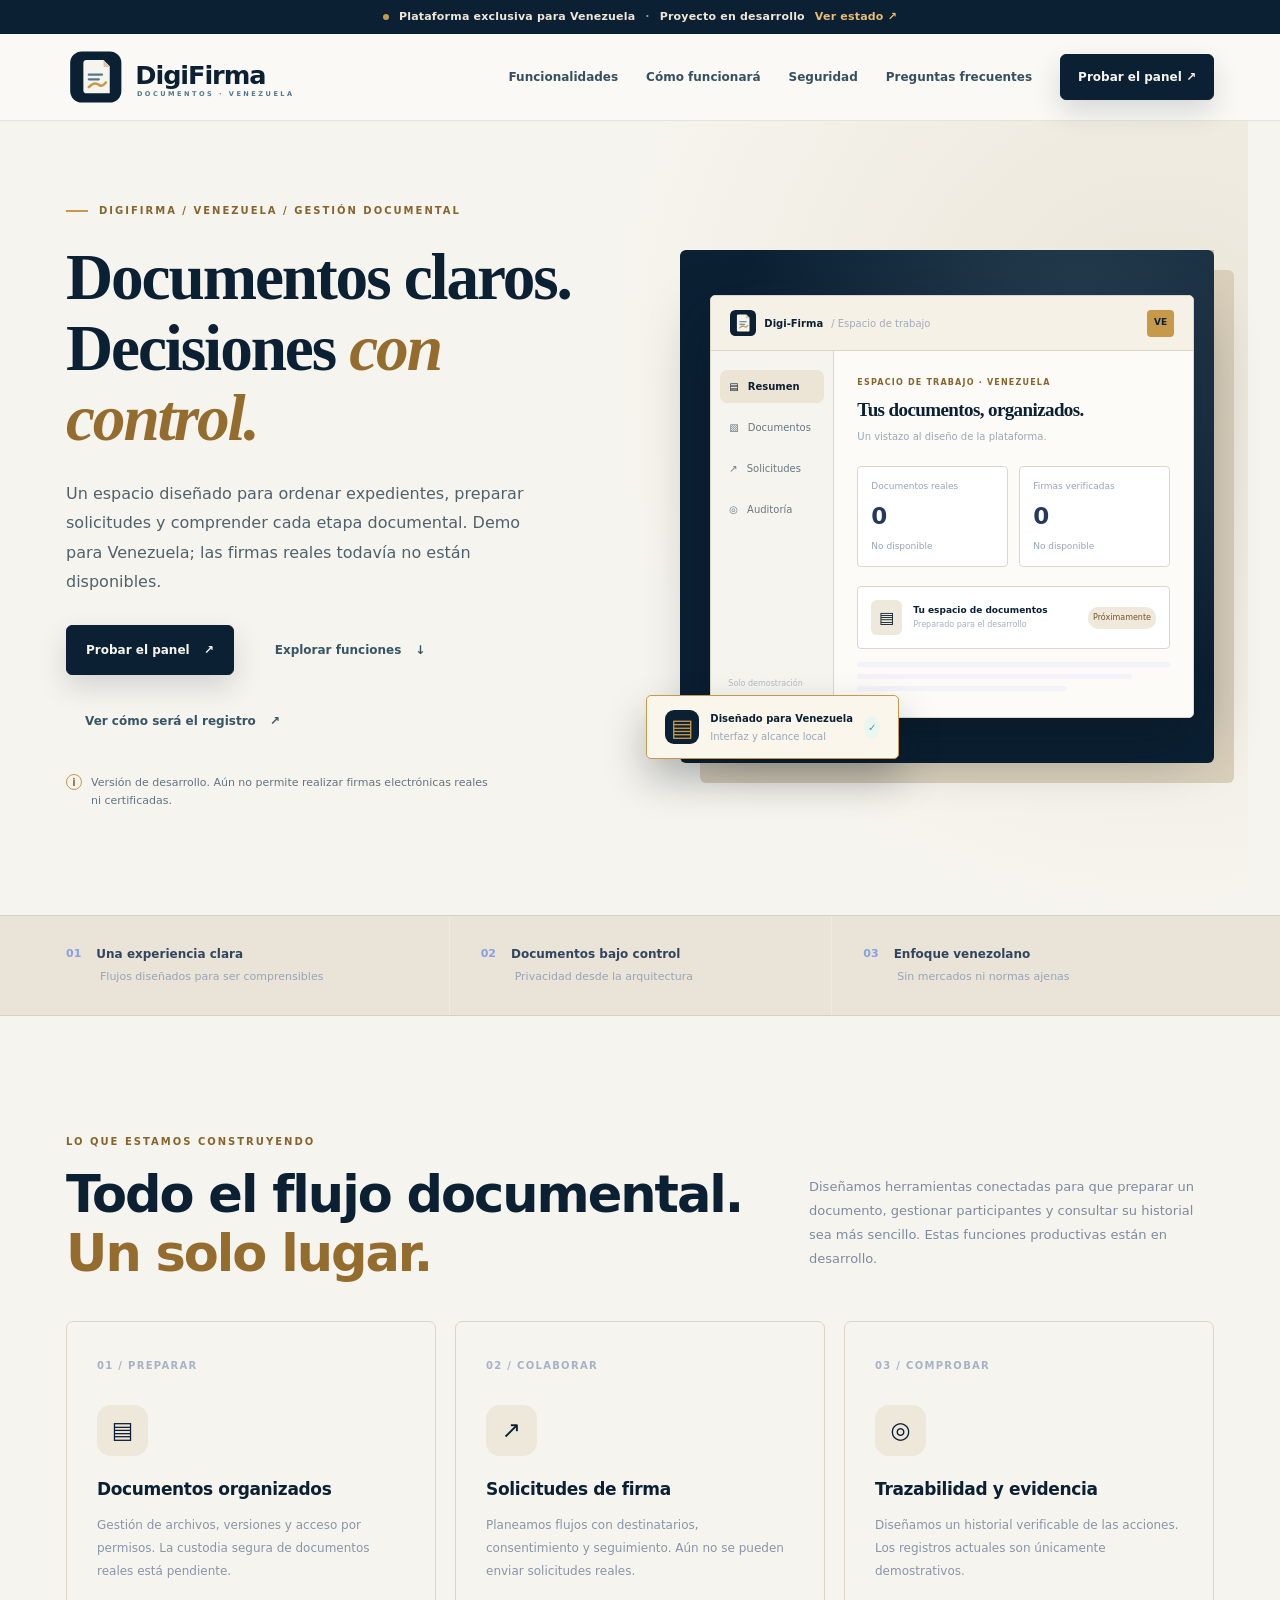
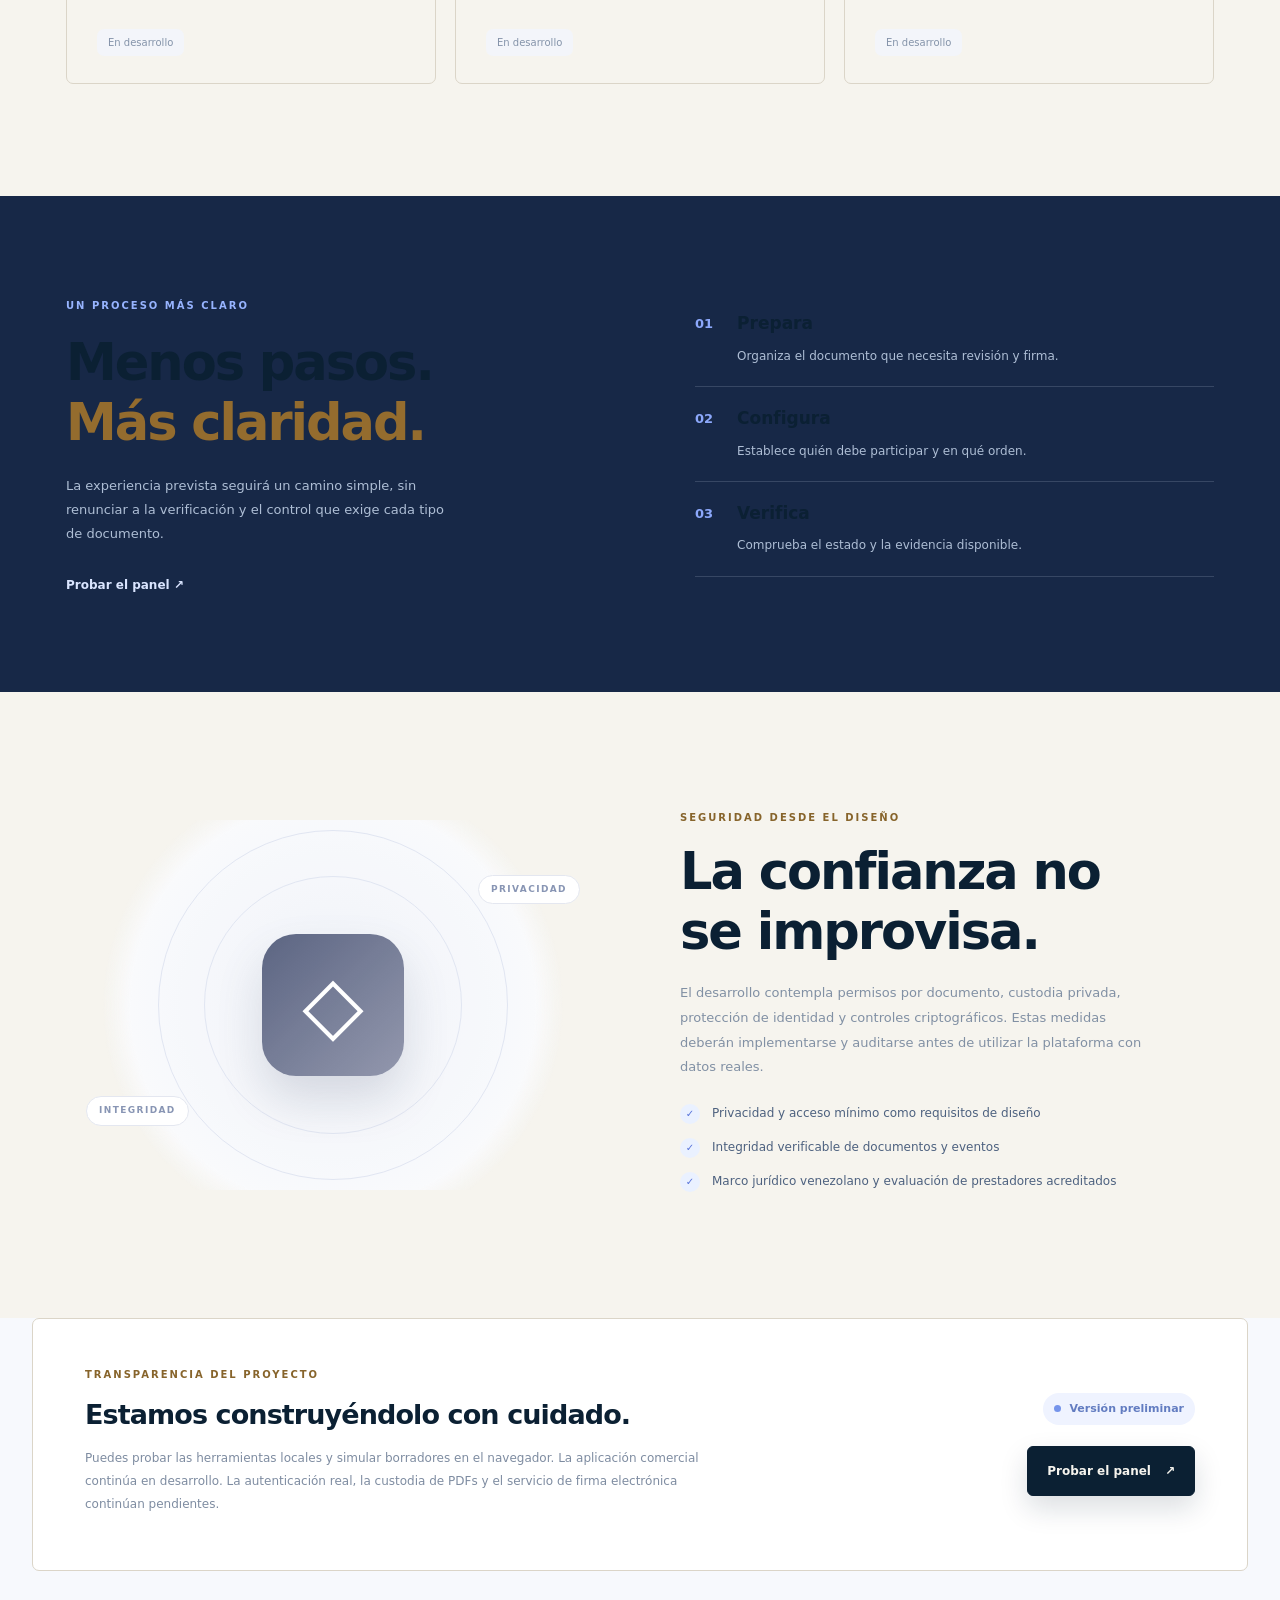
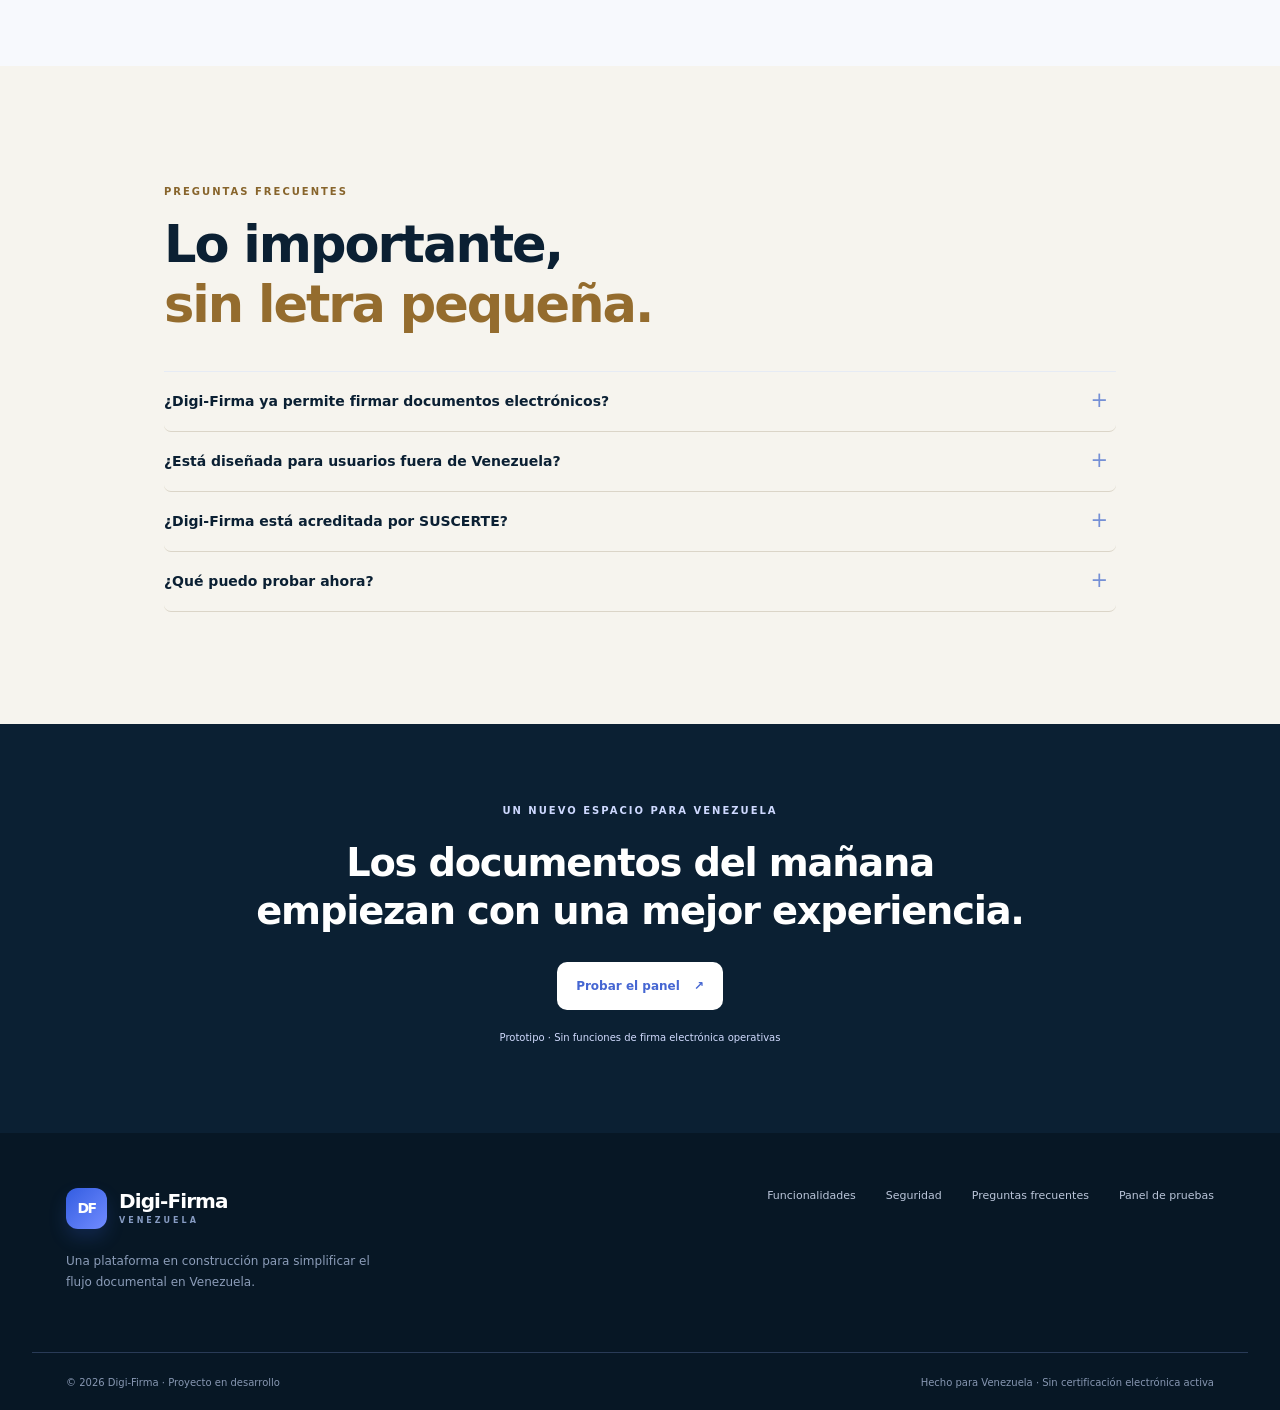
<file: index.html>
<!doctype html>
<html lang="es-VE">
<head>
  <meta charset="utf-8">
  <meta name="viewport" content="width=device-width, initial-scale=1">
  <meta name="theme-color" content="#0B2033">
  <meta name="description" content="Digi-Firma Venezuela: plataforma de gestión documental y firma electrónica en desarrollo para el mercado venezolano. Conoce el proyecto y explora la demostración local.">
  <meta name="robots" content="index,follow">
  <meta http-equiv="Content-Security-Policy" content="default-src 'self'; script-src 'self'; style-src 'self'; img-src 'self' data:; object-src 'none'; base-uri 'none'; form-action 'none'">
  <title>Digi-Firma Venezuela · Documentos con claridad, seguridad y control</title>
  <link rel="icon" type="image/svg+xml" href="./assets/brand/digifirma-mark.svg">
  <link rel="stylesheet" href="./assets/site.css">
  <script type="module" src="./assets/site.js"></script>
</head>
<body>
<a href="#principal" class="skip-link">Saltar al contenido</a>
<div class="announcement" role="note"><span class="announcement-dot"></span> Plataforma exclusiva para Venezuela <span class="announcement-divider">·</span> Proyecto en desarrollo <a href="#estado">Ver estado <span aria-hidden="true">↗</span></a></div>
<header class="header">
  <div class="wrap nav">
    <a href="./" class="brand" aria-label="DigiFirma Venezuela, inicio"><img class="brand-lockup" src="./assets/brand/digifirma-logo.svg" width="255" height="62" alt="DigiFirma · Documentos Venezuela"></a>
    <button class="nav-toggle" id="nav-toggle" type="button" aria-expanded="false" aria-controls="site-nav" aria-label="Abrir menú"><span></span><span></span><span></span></button>
    <nav id="site-nav" class="nav-links" aria-label="Navegación principal">
      <a href="#funciones">Funcionalidades</a>
      <a href="#proceso">Cómo funcionará</a>
      <a href="#seguridad">Seguridad</a>
      <a href="#preguntas">Preguntas frecuentes</a>
      <a href="./app/" class="nav-cta">Probar el panel <span aria-hidden="true">↗</span></a>
    </nav>
  </div>
</header>
<main id="principal">
  <section class="hero wrap" aria-labelledby="hero-title">
    <div class="hero-copy">
      <span class="eyebrow"><span class="eyebrow-line"></span> DIGIFIRMA / VENEZUELA / GESTIÓN DOCUMENTAL</span>
      <h1 id="hero-title">Documentos claros.<br> Decisiones <em>con control.</em></h1>
      <p>Un espacio diseñado para ordenar expedientes, preparar solicitudes y comprender cada etapa documental. Demo para Venezuela; las firmas reales todavía no están disponibles.</p>
      <div class="hero-actions"><a class="button button-primary" href="./app/">Probar el panel <span aria-hidden="true">↗</span></a><a class="button button-plain" href="#funciones">Explorar funciones <span aria-hidden="true">↓</span></a><a class="button button-plain" href="./registro/">Ver cómo será el registro <span aria-hidden="true">↗</span></a></div>
      <div class="hero-note"><span class="hero-note-icon" aria-hidden="true">i</span><span>Versión de desarrollo. Aún no permite realizar firmas electrónicas reales ni certificadas.</span></div>
    </div>
    <div class="hero-visual" aria-label="Vista ilustrativa de la interfaz de gestión documental. No representa datos ni documentos reales.">
      <div class="hero-glow"></div>
      <div class="preview-window">
        <div class="preview-head"><div class="preview-brand"><img class="preview-logo brand-mini" src="./assets/brand/digifirma-mark.svg" width="26" height="26" alt=""><b>Digi-Firma</b><span> / Espacio de trabajo</span></div><div class="preview-profile">VE</div></div>
        <div class="preview-body"><div class="preview-aside"><span class="preview-nav active">▤ <span>Resumen</span></span><span class="preview-nav">▧ <span>Documentos</span></span><span class="preview-nav">↗ <span>Solicitudes</span></span><span class="preview-nav">◎ <span>Auditoría</span></span><div class="preview-aside-foot">Solo demostración</div></div>
          <div class="preview-content"><div class="preview-label">ESPACIO DE TRABAJO · VENEZUELA</div><div class="preview-heading">Tus documentos, organizados.</div><div class="preview-subtitle">Un vistazo al diseño de la plataforma.</div>
            <div class="preview-stats"><div><span>Documentos reales</span><strong>0</strong><small>No disponible</small></div><div><span>Firmas verificadas</span><strong>0</strong><small>No disponible</small></div></div>
            <div class="preview-document"><span class="preview-file">▤</span><div><b>Tu espacio de documentos</b><small>Preparado para el desarrollo</small></div><span class="preview-pill">Próximamente</span></div>
            <div class="preview-lines"><span></span><span></span><span></span></div>
          </div>
        </div>
      </div>
      <div class="float-card"><span class="float-icon" aria-hidden="true">▤</span><div><b>Diseñado para Venezuela</b><small>Interfaz y alcance local</small></div><span class="float-tick">✓</span></div>
    </div>
  </section>

  <section class="benefit-bar"><div class="wrap benefit-grid"><div><span>01</span><strong>Una experiencia clara</strong><small>Flujos diseñados para ser comprensibles</small></div><div><span>02</span><strong>Documentos bajo control</strong><small>Privacidad desde la arquitectura</small></div><div><span>03</span><strong>Enfoque venezolano</strong><small>Sin mercados ni normas ajenas</small></div></div></section>

  <section id="funciones" class="section wrap" aria-labelledby="features-title">
    <div class="section-top"><div><span class="section-kicker">LO QUE ESTAMOS CONSTRUYENDO</span><h2 id="features-title">Todo el flujo documental.<br><em>Un solo lugar.</em></h2></div><p>Diseñamos herramientas conectadas para que preparar un documento, gestionar participantes y consultar su historial sea más sencillo. Estas funciones productivas están en desarrollo.</p></div>
    <div class="feature-cards">
      <article class="feature-card"><span class="feature-number">01 / PREPARAR</span><div class="feature-glyph blue">▤</div><h3>Documentos organizados</h3><p>Gestión de archivos, versiones y acceso por permisos. La custodia segura de documentos reales está pendiente.</p><span class="feature-status">En desarrollo</span></article>
      <article class="feature-card"><span class="feature-number">02 / COLABORAR</span><div class="feature-glyph purple">↗</div><h3>Solicitudes de firma</h3><p>Planeamos flujos con destinatarios, consentimiento y seguimiento. Aún no se pueden enviar solicitudes reales.</p><span class="feature-status">En desarrollo</span></article>
      <article class="feature-card"><span class="feature-number">03 / COMPROBAR</span><div class="feature-glyph mint">◎</div><h3>Trazabilidad y evidencia</h3><p>Diseñamos un historial verificable de las acciones. Los registros actuales son únicamente demostrativos.</p><span class="feature-status">En desarrollo</span></article>
    </div>
  </section>

  <section id="proceso" class="process-section"><div class="wrap process-grid"><div><span class="section-kicker light">UN PROCESO MÁS CLARO</span><h2>Menos pasos.<br><em>Más claridad.</em></h2><p>La experiencia prevista seguirá un camino simple, sin renunciar a la verificación y el control que exige cada tipo de documento.</p><a href="./app/" class="link-light">Probar el panel <span aria-hidden="true">↗</span></a></div><ol class="process-list"><li><span>01</span><div><h3>Prepara</h3><p>Organiza el documento que necesita revisión y firma.</p></div></li><li><span>02</span><div><h3>Configura</h3><p>Establece quién debe participar y en qué orden.</p></div></li><li><span>03</span><div><h3>Verifica</h3><p>Comprueba el estado y la evidencia disponible.</p></div></li></ol></div></section>

  <section id="seguridad" class="section wrap security-grid">
    <div class="security-art" aria-hidden="true"><div class="shield-orbit outer"></div><div class="shield-orbit middle"></div><div class="shield-inner">◇</div><span class="shield-label upper">PRIVACIDAD</span><span class="shield-label lower">INTEGRIDAD</span></div>
    <div class="security-copy"><span class="section-kicker">SEGURIDAD DESDE EL DISEÑO</span><h2>La confianza no<br>se improvisa.</h2><p>El desarrollo contempla permisos por documento, custodia privada, protección de identidad y controles criptográficos. Estas medidas deberán implementarse y auditarse antes de utilizar la plataforma con datos reales.</p><ul><li>Privacidad y acceso mínimo como requisitos de diseño</li><li>Integridad verificable de documentos y eventos</li><li>Marco jurídico venezolano y evaluación de prestadores acreditados</li></ul></div>
  </section>

  <section id="estado" class="status-section"><div class="wrap status-card"><div><span class="section-kicker">TRANSPARENCIA DEL PROYECTO</span><h2>Estamos construyéndolo con cuidado.</h2><p>Puedes probar las herramientas locales y simular borradores en el navegador. La aplicación comercial continúa en desarrollo. La autenticación real, la custodia de PDFs y el servicio de firma electrónica continúan pendientes.</p></div><div class="status-side"><span class="status-pill"><i></i> Versión preliminar</span><a class="button button-primary" href="./app/">Probar el panel <span aria-hidden="true">↗</span></a></div></div></section>

  <section id="preguntas" class="section wrap faq" aria-labelledby="faq-title"><div class="section-top"><div><span class="section-kicker">PREGUNTAS FRECUENTES</span><h2 id="faq-title">Lo importante,<br><em>sin letra pequeña.</em></h2></div></div><div class="faq-list">
    <details><summary>¿Digi-Firma ya permite firmar documentos electrónicos?</summary><p>No. En esta etapa solo existe una interfaz en desarrollo y herramientas de prueba. No se genera una firma electrónica real ni certificada.</p></details>
    <details><summary>¿Está diseñada para usuarios fuera de Venezuela?</summary><p>No. El mercado del producto es exclusivamente Venezuela. La elegibilidad de firmantes y operaciones debe determinarse jurídicamente por caso, no por la dirección IP.</p></details>
    <details><summary>¿Digi-Firma está acreditada por SUSCERTE?</summary><p>No se ha obtenido ni afirmado una acreditación. Si se ofrece certificación electrónica en el futuro, deberá evaluarse la integración con un prestador acreditado y el marco jurídico aplicable.</p></details>
    <details><summary>¿Qué puedo probar ahora?</summary><p>Puedes explorar el espacio de trabajo, simular borradores ficticios en el navegador y calcular huellas SHA-256 de PDFs directamente en el navegador, sin transmitirlos.</p></details>
  </div></section>

  <section class="closing-section"><div class="wrap closing"><span>UN NUEVO ESPACIO PARA VENEZUELA</span><h2>Los documentos del mañana<br>empiezan con una mejor experiencia.</h2><a href="./app/" class="button button-white">Probar el panel <span aria-hidden="true">↗</span></a><p>Prototipo · Sin funciones de firma electrónica operativas</p></div></section>
</main>
<footer class="footer"><div class="wrap footer-main"><div><a class="brand" href="./"><span class="brand-symbol" aria-hidden="true"><span>DF</span></span><span>Digi-Firma<small>VENEZUELA</small></span></a><p>Una plataforma en construcción para simplificar el flujo documental en Venezuela.</p></div><nav aria-label="Enlaces del pie"><a href="#funciones">Funcionalidades</a><a href="#seguridad">Seguridad</a><a href="#preguntas">Preguntas frecuentes</a><a href="./app/">Panel de pruebas</a></nav></div><div class="wrap footer-bottom"><span>© <span id="copyright-year">2026</span> Digi-Firma · Proyecto en desarrollo</span><span>Hecho para Venezuela · Sin certificación electrónica activa</span></div></footer>
</body>
</html>
</file>
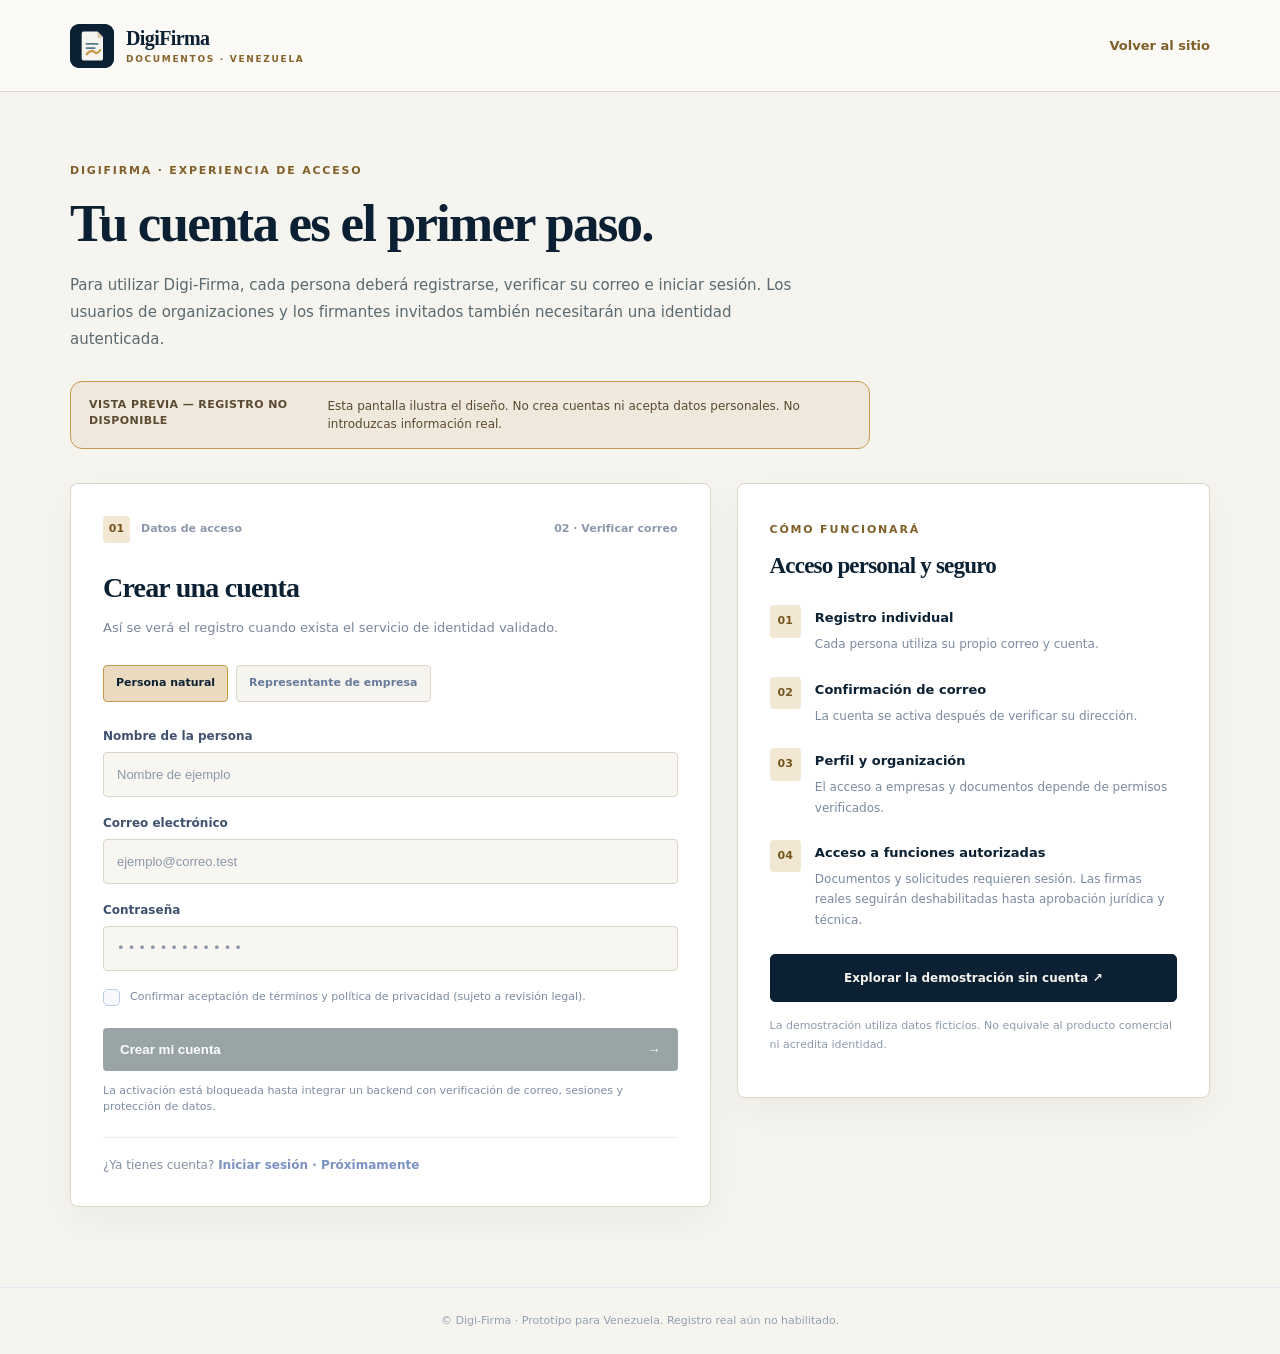
<file: registro/index.html>
<!doctype html>
<html lang="es-VE">
<head>
  <meta charset="utf-8">
  <meta name="viewport" content="width=device-width,initial-scale=1">
  <meta name="robots" content="noindex,nofollow,noarchive">
  <meta name="description" content="Vista previa del registro obligatorio de usuarios en Digi-Firma Venezuela. Sin captación de información.">
  <meta http-equiv="Content-Security-Policy" content="default-src 'none'; style-src 'self'; img-src 'self' data:; base-uri 'none'; form-action 'none'; object-src 'none'; connect-src 'none'">
  <title>Registro · Vista previa — Digi-Firma Venezuela</title>
  <link rel="icon" type="image/svg+xml" href="../assets/brand/digifirma-mark.svg">
  <link rel="stylesheet" href="../assets/registro.css">
</head>
<body>
  <a class="skip" href="#principal">Saltar al contenido</a>
  <header class="site-header">
    <a class="brand" href="../" aria-label="Digi-Firma Venezuela, volver al inicio">
      <img class="mark" src="../assets/brand/digifirma-mark.svg" width="44" height="44" alt=""><span>DigiFirma<small>DOCUMENTOS · VENEZUELA</small></span>
    </a>
    <a class="back" href="../">Volver al sitio</a>
  </header>
  <main id="principal">
    <section class="intro">
      <p class="eyebrow">DigiFirma · Experiencia de acceso</p>
      <h1>Tu cuenta es el primer paso.</h1>
      <p>Para utilizar Digi-Firma, cada persona deberá registrarse, verificar su correo e iniciar sesión. Los usuarios de organizaciones y los firmantes invitados también necesitarán una identidad autenticada.</p>
      <div class="notice" role="status"><strong>VISTA PREVIA — REGISTRO NO DISPONIBLE</strong><span>Esta pantalla ilustra el diseño. No crea cuentas ni acepta datos personales. No introduzcas información real.</span></div>
    </section>

    <div class="layout">
      <section class="signup-card" aria-labelledby="preview-heading">
        <div class="step"><span>01</span><span class="step-label">Datos de acceso</span><span class="step-next">02 · Verificar correo</span></div>
        <h2 id="preview-heading">Crear una cuenta</h2>
        <p class="desc">Así se verá el registro cuando exista el servicio de identidad validado.</p>
        <div class="profile-pills" aria-label="Perfiles previstos">
          <span class="pill active">Persona natural</span>
          <span class="pill">Representante de empresa</span>
        </div>
        <div class="example-fields" aria-label="Ejemplo no interactivo; todos los campos están inhabilitados">
          <label>Nombre de la persona<input type="text" disabled value="Nombre de ejemplo" autocomplete="off"></label>
          <label>Correo electrónico<input type="email" disabled value="ejemplo@correo.test" autocomplete="off"></label>
          <div class="fake-field" role="group" aria-label="Contraseña: se configurará mediante un sistema de identidad seguro"><span>Contraseña</span><div>••••••••••••</div></div>
          <div class="consent"><span class="check" aria-hidden="true"></span><span>Confirmar aceptación de términos y política de privacidad (sujeto a revisión legal).</span></div>
        </div>
        <button class="continue" type="button" disabled>Crear mi cuenta <span aria-hidden="true">→</span></button>
        <p class="status-copy">La activación está bloqueada hasta integrar un backend con verificación de correo, sesiones y protección de datos.</p>
        <p class="signin">¿Ya tienes cuenta? <span>Iniciar sesión · Próximamente</span></p>
      </section>

      <aside class="next-steps" aria-labelledby="next-heading">
        <span class="side-label">Cómo funcionará</span>
        <h2 id="next-heading">Acceso personal y seguro</h2>
        <ol>
          <li><span class="number">01</span><div><strong>Registro individual</strong><p>Cada persona utiliza su propio correo y cuenta.</p></div></li>
          <li><span class="number">02</span><div><strong>Confirmación de correo</strong><p>La cuenta se activa después de verificar su dirección.</p></div></li>
          <li><span class="number">03</span><div><strong>Perfil y organización</strong><p>El acceso a empresas y documentos depende de permisos verificados.</p></div></li>
          <li><span class="number">04</span><div><strong>Acceso a funciones autorizadas</strong><p>Documentos y solicitudes requieren sesión. Las firmas reales seguirán deshabilitadas hasta aprobación jurídica y técnica.</p></div></li>
        </ol>
        <a href="../app/" class="demo-link">Explorar la demostración sin cuenta <span aria-hidden="true">↗</span></a>
        <p class="fineprint">La demostración utiliza datos ficticios. No equivale al producto comercial ni acredita identidad.</p>
      </aside>
    </div>
  </main>
  <footer>© Digi-Firma · Prototipo para Venezuela. Registro real aún no habilitado.</footer>
</body>
</html>
</file>
<file: assets/site.css>
:root{--ink:#192843;--muted:#66768d;--brand:#4869e8;--light:#f7f9fc;--line:#e8edf6;--navy:#111f3a;font:16px/1.5 system-ui,-apple-system,"Segoe UI",Roboto,sans-serif;color:var(--ink);background:#fff;font-synthesis:none;-webkit-font-smoothing:antialiased;scroll-behavior:smooth}*{box-sizing:border-box}body{margin:0;overflow-x:hidden}a{color:inherit;text-decoration:none}button{font:inherit}button:focus-visible,a:focus-visible,summary:focus-visible{outline:3px solid #7496ff;outline-offset:4px}.wrap{max-width:1216px;margin-inline:auto;padding-inline:34px}.skip-link{position:absolute;top:-60px;left:12px;background:#fff;color:#15254a;padding:12px;z-index:99}.skip-link:focus{top:8px}.announcement{min-height:34px;background:#eaf0ff;text-align:center;display:flex;gap:10px;align-items:center;justify-content:center;color:#526cad;font-size:11px;font-weight:600;padding:8px 16px}.announcement-dot{background:#6283ea;width:6px;height:6px;border-radius:50%}.announcement-divider{color:#a4b5d9}.announcement a{color:#3e62bf;font-weight:750}.header{height:87px;background:#fff;border-bottom:1px solid #eef1f6;position:relative;z-index:12}.nav{height:100%;display:flex;align-items:center;justify-content:space-between;gap:22px}.brand{display:flex;align-items:center;gap:12px;font-size:20px;font-weight:800;letter-spacing:-.9px;line-height:1.05;white-space:nowrap}.brand>span:last-child{display:block}.brand small{display:block;margin-top:5px;font-size:8px;letter-spacing:3px;font-weight:850;color:#7586a4}.brand-symbol{width:41px;height:41px;border-radius:12px;background:linear-gradient(135deg,#335de1,#718bff);display:grid;place-items:center;color:#fff;box-shadow:0 9px 18px #3862df33}.brand-symbol span{font-weight:850;font-size:14px;letter-spacing:-1.7px}.brand-hyphen{color:#637be9}.nav-links{display:flex;align-items:center;gap:28px;color:#586880;font-size:12px;font-weight:650}.nav-links>a:not(.nav-cta):hover{color:#4769e3}.nav-cta{color:#fff;background:#496be8;border-radius:9px;padding:13px 17px;box-shadow:0 7px 16px #4265e620;transition:transform .2s,box-shadow .2s}.nav-cta:hover,.button-primary:hover{transform:translateY(-2px);box-shadow:0 12px 25px #4265e632}.nav-toggle{display:none;border:0;background:transparent;padding:12px}.nav-toggle span{display:block;width:23px;height:2px;background:#273953;margin:4px 0}.hero{display:grid;grid-template-columns:1.02fr 1fr;align-items:center;gap:52px;padding-top:104px;padding-bottom:112px;min-height:655px}.eyebrow{font-size:10px;font-weight:800;letter-spacing:2px;color:#5773c5;display:flex;gap:11px;align-items:center}.eyebrow-line{width:22px;height:2px;background:#6581e8}.hero h1{font-size:clamp(44px,5.1vw,75px);line-height:1.105;letter-spacing:-3.8px;font-weight:780;margin:24px 0 25px;max-width:700px}.hero h1 em,.section h2 em,.process-section h2 em,.faq h2 em{font-style:normal;color:#5573e5}.hero-copy>p{font-size:16px;max-width:475px;line-height:1.86;color:#718097;margin:0 0 28px}.hero-actions{display:flex;align-items:center;gap:22px;flex-wrap:wrap}.button{display:inline-flex;align-items:center;justify-content:center;gap:14px;font-size:12px;font-weight:750;border-radius:10px;padding:15px 19px;transition:transform .2s,box-shadow .2s}.button-primary{background:#4d6fea;color:#fff;box-shadow:0 9px 20px #4265e624}.button-plain{color:#536987}.button-plain:hover{color:#3c61d6}.hero-note{margin-top:29px;display:flex;align-items:flex-start;gap:9px;color:#8995a7;font-size:11px;line-height:1.65;max-width:430px}.hero-note-icon{width:16px;height:16px;border:1px solid #b7c2d5;border-radius:50%;display:grid;place-items:center;font-size:10px;font-weight:800;flex:none}.hero-visual{position:relative;padding:43px 3px 26px 8px;min-width:0}.hero-glow{position:absolute;inset:-17% -17% -14% -30%;background:radial-gradient(ellipse,#e5ecff 0%,#f3f6ff 35%,transparent 69%);z-index:-1}.preview-window{border:1px solid #e6ebf4;border-radius:17px;overflow:hidden;background:#fff;box-shadow:0 35px 80px #213c7b20,0 10px 26px #17254f0b;transform:rotate(-1.4deg)}.preview-head{height:55px;display:flex;align-items:center;justify-content:space-between;padding:0 19px;border-bottom:1px solid #eef1f6}.preview-brand{font-size:10px;display:flex;align-items:center;gap:8px;color:#263b63}.preview-brand>span:last-child{color:#a2abb9;font-weight:500}.preview-logo{display:grid;place-items:center;background:#5373df;color:#fff;border-radius:7px;width:26px;height:26px;font-weight:800;font-size:9px}.preview-profile{width:27px;height:27px;border-radius:50%;background:#dfe7ff;color:#526ac1;display:grid;place-items:center;font-size:9px;font-weight:800}.preview-body{display:grid;grid-template-columns:123px 1fr;min-height:315px}.preview-aside{border-right:1px solid #eff1f6;padding:19px 9px;display:flex;flex-direction:column;gap:8px}.preview-nav{display:flex;gap:9px;align-items:center;padding:9px;border-radius:7px;color:#919cb0;font-size:10px}.preview-nav.active{background:#edf2ff;color:#4f6dc4;font-weight:700}.preview-aside-foot{margin-top:auto;color:#b2bac6;font-size:8px;padding:8px}.preview-content{padding:26px 23px}.preview-label{font-size:8px;letter-spacing:1.2px;color:#7e96c9;font-weight:800}.preview-heading{font-size:19px;font-weight:800;letter-spacing:-.6px;margin:7px 0 4px}.preview-subtitle{font-size:10px;color:#9ba7b7}.preview-stats{display:grid;grid-template-columns:1fr 1fr;gap:11px;margin:22px 0 19px}.preview-stats>div{border:1px solid #e9eef7;border-radius:9px;padding:13px;box-shadow:0 4px 12px #2a478408}.preview-stats span,.preview-stats small{display:block;color:#97a4b7;font-size:9px}.preview-stats strong{display:block;font-size:23px;margin:6px 0;color:#26385d}.preview-document{display:flex;align-items:center;gap:11px;border:1px solid #ebeff7;border-radius:9px;padding:13px}.preview-file{display:grid;place-items:center;width:31px;height:35px;background:#eef1ff;border-radius:6px;color:#647be2}.preview-document b,.preview-document small{display:block;font-size:9px}.preview-document small{font-size:8px;color:#a6b0bf;margin-top:2px}.preview-pill{margin-left:auto;color:#8b99b8;background:#f3f5fa;border-radius:10px;padding:5px;font-size:8px;white-space:nowrap}.preview-lines{margin-top:13px;display:grid;gap:7px}.preview-lines span{height:5px;background:#f1f3f8;border-radius:9px;width:100%}.preview-lines span:nth-child(2){width:88%}.preview-lines span:nth-child(3){width:67%}.float-card{position:absolute;left:-43px;bottom:3px;display:flex;align-items:center;gap:11px;background:#fff;padding:14px 18px;border-radius:12px;box-shadow:0 14px 40px #223b7130;border:1px solid #eef1f7;transform:rotate(2deg)}.float-icon{width:34px;height:34px;border-radius:9px;background:#ecf3ff;color:#5470df;display:grid;place-items:center;font-size:24px}.float-card b,.float-card small{display:block;font-size:10px}.float-card small{color:#9aa7b8;margin-top:3px}.float-tick{color:#479f85;background:#e9f7f0;border-radius:50%;font-size:10px;padding:4px}.benefit-bar{background:#f7f9fd;border-block:1px solid #edf0f7}.benefit-grid{display:grid;grid-template-columns:repeat(3,1fr)}.benefit-grid>div{padding:29px 18px 29px 0;display:flex;gap:6px 15px;align-items:center;flex-wrap:wrap}.benefit-grid>div+div{border-left:1px solid #e7ebf3;padding-left:31px}.benefit-grid span{font-size:11px;font-weight:800;color:#86a0e0}.benefit-grid strong{font-size:12px;color:#33445f}.benefit-grid small{width:100%;margin-left:34px;font-size:11px;color:#98a4b7}.section{padding-block:112px}.section-top{display:flex;align-items:end;justify-content:space-between;gap:55px;margin-bottom:37px}.section-kicker{font-size:10px;letter-spacing:2px;font-weight:800;color:#6b83c6}.section h2,.process-section h2{font-size:clamp(34px,4vw,51px);letter-spacing:-2px;line-height:1.17;margin:13px 0 0}.section-top>p{max-width:405px;color:#7d8ba0;font-size:13px;line-height:1.85}.feature-cards{display:grid;grid-template-columns:repeat(3,1fr);gap:19px}.feature-card{border-radius:16px;border:1px solid #e9edf6;padding:30px;box-shadow:0 6px 15px #243c7306,0 12px 30px #243c7305;transition:transform .2s,box-shadow .2s}.feature-card:hover{transform:translateY(-4px);box-shadow:0 16px 40px #203b7412}.feature-number{font-size:10px;font-weight:800;letter-spacing:1.3px;color:#a7b2c5}.feature-glyph{margin:29px 0 21px;width:51px;height:51px;border-radius:14px;display:grid;place-items:center;font-size:23px}.feature-glyph.blue{color:#5571d9;background:#ebf0ff}.feature-glyph.purple{color:#8670c7;background:#f3edff}.feature-glyph.mint{color:#3e9e8f;background:#eaf8f6}.feature-card h3{font-size:17px;margin:0 0 12px;letter-spacing:-.35px}.feature-card p{font-size:12px;line-height:1.9;color:#8895a8;min-height:91px;margin:0 0 24px}.feature-status{font-size:10px;background:#f3f5fa;border-radius:7px;padding:8px 11px;color:#8493a9}.process-section{background:#172847;color:#fff;padding:96px 0}.process-grid{display:grid;grid-template-columns:1fr 1fr;gap:110px}.section-kicker.light{color:#97b4ff}.process-section h2{margin:17px 0 21px}.process-section h2 em{color:#a0b6ff}.process-section p{color:#aebed5;line-height:1.85;font-size:13px;max-width:390px}.link-light{display:inline-block;margin-top:17px;color:#dae5ff;font-weight:700;font-size:12px}.process-list{list-style:none;padding:0;margin:0}.process-list li{display:flex;gap:24px;padding:19px 0;border-bottom:1px solid #374764}.process-list li>span{font-size:13px;font-weight:800;color:#8ca8fb;margin-top:3px}.process-list h3{font-size:17px;margin:0 0 8px}.process-list p{font-size:12px;margin:0}.security-grid{display:grid;grid-template-columns:1fr 1fr;align-items:center;gap:80px}.security-art{height:370px;position:relative;display:grid;place-items:center;overflow:hidden;background:radial-gradient(circle,#ecf2ff 0%,#f8faff 62%,transparent 71%)}.shield-orbit{position:absolute;border-radius:50%;border:1px solid #dce6ff}.shield-orbit.outer{width:350px;height:350px}.shield-orbit.middle{width:258px;height:258px}.shield-inner{width:142px;height:142px;border-radius:34px;display:grid;place-items:center;background:linear-gradient(135deg,#3b65e3,#8096f4);box-shadow:0 24px 45px #3a60ce30;color:#fff;font-size:80px}.shield-label{position:absolute;letter-spacing:1.4px;font-size:9px;font-weight:800;color:#7b96d5;border-radius:20px;border:1px solid #e0e7f9;padding:7px 12px;background:#fff}.shield-label.upper{right:20px;top:55px}.shield-label.lower{left:20px;bottom:64px}.security-copy h2{margin:14px 0 20px}.security-copy>p{color:#8190a4;font-size:13px;line-height:1.9;max-width:470px}.security-copy ul{padding:0;list-style:none;margin:24px 0 0}.security-copy li{font-size:12px;color:#4d617f;margin:14px 0;display:flex;gap:12px;align-items:flex-start}.security-copy li:before{content:"✓";background:#eaf1ff;border-radius:50%;color:#5571d9;width:20px;height:20px;flex:none;display:grid;place-items:center;font-size:10px;font-weight:900}.status-section{background:#f7f9fd;padding:0 0 95px}.status-card{background:#fff;border:1px solid #e8edf6;border-radius:18px;box-shadow:0 15px 40px #233d7309;padding:42px 52px;display:grid;grid-template-columns:1fr auto;gap:30px;align-items:center}.status-card h2{font-size:27px;letter-spacing:-.9px;margin:10px 0}.status-card p{max-width:650px;font-size:12px;line-height:1.9;color:#7e8ca1}.status-side{display:flex;flex-direction:column;gap:21px;align-items:flex-end}.status-pill{font-size:11px;font-weight:700;color:#627cc1;background:#eff3ff;border-radius:20px;padding:8px 11px;display:inline-flex;align-items:center;gap:8px}.status-pill i{width:7px;height:7px;background:#7594eb;border-radius:50%}.faq{max-width:1020px}.faq-list{border-top:1px solid #e6ebf4}.faq-list details{border-bottom:1px solid #e6ebf4;padding:19px 0}.faq-list summary{font-size:14px;font-weight:700;cursor:pointer;list-style:none;position:relative;padding-right:35px}.faq-list summary::-webkit-details-marker{display:none}.faq-list summary:after{content:"+";position:absolute;right:8px;font-size:21px;color:#7690d5;top:-6px;font-weight:400}.faq-list details[open] summary:after{content:"−"}.faq-list p{font-size:12px;color:#8290a4;line-height:1.9;max-width:780px}.closing-section{background:linear-gradient(125deg,#3559d2,#617ee9);color:#fff;padding:73px 0 78px;text-align:center}.closing>span{font-size:10px;font-weight:800;letter-spacing:2px;color:#ced9ff}.closing h2{font-size:clamp(26px,3vw,40px);letter-spacing:-1.2px;line-height:1.25;margin:18px 0 27px}.button-white{background:#fff;color:#4566d2}.closing p{font-size:10px;color:#d1dafe;margin-top:20px}.footer{background:#111f38;color:#e7edff;padding:55px 0 20px}.footer .brand{color:#fff}.footer .brand small{color:#869bc2}.footer-main{display:flex;justify-content:space-between;align-items:start;gap:50px}.footer-main>div>p{max-width:320px;color:#8c9db9;font-size:12px;line-height:1.7;margin:22px 0}.footer-main nav{display:flex;gap:30px;font-size:11px;color:#bbc6da;flex-wrap:wrap}.footer-main nav a:hover{color:#fff}.footer-bottom{border-top:1px solid #293b57;margin-top:38px;padding-top:22px;display:flex;justify-content:space-between;gap:12px;color:#8797b2;font-size:10px}
@media(max-width:1060px){.nav-links{gap:14px}.hero{gap:25px}.hero h1{font-size:54px}.float-card{left:-12px}.preview-body{grid-template-columns:88px 1fr}.preview-aside-foot{font-size:7px}.preview-nav{gap:5px}.preview-content{padding:21px 12px}.process-grid{gap:45px}}
@media(max-width:780px){.wrap{padding-inline:24px}.header{height:70px}.nav-toggle{display:block}.nav-links{display:none;position:absolute;top:70px;left:0;right:0;background:#fff;box-shadow:0 15px 30px #172f5f17;border-top:1px solid #e9eef5;padding:18px 24px 24px;flex-direction:column;align-items:stretch;gap:8px}.nav-links.open{display:flex}.nav-links a{padding:11px 8px}.nav-links .nav-cta{text-align:center}.hero{grid-template-columns:1fr;gap:10px;padding-top:65px;padding-bottom:75px}.hero h1{font-size:clamp(43px,8vw,62px)}.hero-visual{max-width:600px;width:95%;margin:auto}.float-card{left:0}.benefit-grid{grid-template-columns:1fr}.benefit-grid>div,.benefit-grid>div+div{padding:19px 0;border:0;border-bottom:1px solid #e8edf5}.benefit-grid small{margin-left:29px}.section{padding-block:75px}.section-top{flex-direction:column;align-items:flex-start;gap:8px}.feature-cards{grid-template-columns:1fr}.feature-card p{min-height:0}.process-grid,.security-grid{grid-template-columns:1fr;gap:30px}.process-section{padding:75px 0}.security-art{height:310px;grid-row:2}.status-card{grid-template-columns:1fr;padding:30px}.status-side{align-items:flex-start}.footer-main,.footer-bottom{flex-direction:column;gap:25px}.footer-main nav{gap:15px 25px}}
@media(max-width:410px){.wrap{padding-inline:18px}.announcement{font-size:9px;gap:5px}.hero h1{letter-spacing:-2.5px}.preview-body{grid-template-columns:71px 1fr}.preview-aside{padding:13px 4px}.preview-nav{font-size:10px}.preview-nav span{display:none}.preview-content{padding:18px 9px}.preview-stats{gap:7px}.preview-stats>div{padding:10px 7px}.preview-document{padding:7px}.preview-pill{display:none}.float-card{padding:8px}.float-card b{font-size:9px}.section h2,.process-section h2{letter-spacing:-1.3px}.security-art{height:270px}}
@media(prefers-reduced-motion:reduce){:root{scroll-behavior:auto}.feature-card,.nav-cta,.button{transition:none}}

/* DigiFirma: identidad editorial documental, v1 (demo segura). */
:root{--df-ink:#0B2033;--df-gold:#C79A4B;--df-paper:#F6F4EE;--df-steel:#52788A;--df-line:#D9D7CE;--ink:var(--df-ink);--brand:var(--df-ink);--light:var(--df-paper);--line:var(--df-line)}
body{background:var(--df-paper);color:var(--df-ink)}
.announcement{background:var(--df-ink);color:#EEE6D7;letter-spacing:.2px}
.announcement-dot{background:var(--df-gold)}.announcement-divider{color:#8498A6}.announcement a{color:#E8BD72}
.header{background:#FAF9F5;border-color:#E8E3D6}
.brand-lockup{display:block;width:clamp(186px,21vw,255px);height:auto;object-fit:contain}
.nav-links{color:#375060}.nav-links>a:not(.nav-cta):hover{color:#0B2033}
.nav-cta,.button-primary{background:#0B2033;color:#F6F4EE;border:1px solid #0B2033;box-shadow:0 12px 28px #0B203326;border-radius:6px}
.nav-cta:hover,.button-primary:hover{background:#1C394B;box-shadow:0 12px 28px #0B20331f}
.nav-toggle span{background:#0B2033}
.hero{padding-top:82px;padding-bottom:105px;gap:70px;background:radial-gradient(circle at 93% 30%,#EBE5D8 0,transparent 44%)}
.eyebrow,.section-kicker,.preview-label{color:#87642B}.eyebrow-line{background:var(--df-gold)}
.hero h1{font-family:Georgia,"Times New Roman",serif;font-weight:600;line-height:1.08;letter-spacing:-2.1px;color:#0B2033;max-width:680px}
.hero h1 em,.section h2 em,.process-section h2 em,.faq h2 em{color:#946C2E;font-style:italic}
.hero-copy>p{color:#50616C;line-height:1.85;font-size:16px}
.button-plain{color:#385565}.button-plain:hover{color:#0B2033}
.hero-note{color:#637381}.hero-note-icon{border-color:#C79A4B;color:#9A702F}
.hero-visual{background:#0B2033;border-radius:6px;padding:45px 20px 45px 30px;box-shadow:20px 20px 0 #D9CFBA;isolation:isolate}
.hero-glow{inset:0;background:radial-gradient(circle at 75% 20%,#47607380,transparent 60%);z-index:-1}
.preview-window{transform:none;background:#F6F4EE;border-color:#DCD6C9;border-radius:5px;box-shadow:0 26px 60px #07152170}
.preview-head,.preview-aside{border-color:#D9D5C9}.preview-head{background:#F5F1E7}.preview-brand{color:#0B2033}
.preview-logo.brand-mini{display:block;object-fit:contain;background:none;border-radius:4px;padding:0}
.preview-profile{background:#C79A4B;color:#0B2033;border-radius:4px}
.preview-nav.active{background:#ECE4D4;color:#0B2033}.preview-nav{color:#697783}
.preview-content{background:#FCFBF8}.preview-heading{font-family:Georgia,serif;font-weight:700;color:#0B2033}
.preview-stats>div,.preview-document{border-color:#DCD7CB;border-radius:4px;box-shadow:none;background:#fff}
.preview-file{color:#0B2033;background:#EFE9DC}.preview-pill{background:#EFE9DC;color:#745426}
.float-card{transform:none;left:-34px;bottom:4px;border:1px solid #C79A4B;border-radius:5px;box-shadow:0 20px 40px #07152147;background:#FAF6EB}.float-icon{background:#0B2033;color:#C79A4B}
.benefit-bar{background:#E9E4D7;border-top:1px solid #D9D1BE;border-bottom:1px solid #D9D1BE}
.section,.process-section,.status-section,.faq{color:#0B2033}
.feature-card,.status-card,.faq-list details{border-color:#DBD5C8;border-radius:7px;box-shadow:none}
.feature-glyph.blue,.feature-glyph.purple,.feature-glyph.mint{background:#EEE8DB;color:#0B2033}
.process-section.light{background:#EEE9DF}
.security-art,.shield-inner{filter:saturate(.48)}
.closing-section,.closing{background:#0B2033}
.footer{background:#071725;color:#DDE4E9}
@media(max-width:860px){.hero{gap:32px}.hero-visual{padding:24px 15px}.float-card{left:0}}
@media(max-width:520px){.brand-lockup{width:185px}.hero{padding-top:48px;padding-bottom:62px}.hero h1{letter-spacing:-1.3px}.hero-visual{padding:19px 12px;box-shadow:8px 9px 0 #D9CFBA}.float-card{position:relative;left:auto;bottom:auto;margin:16px 0 -3px;max-width:100%}}
</file>
<file: assets/registro.css>
:root{font-family:system-ui,-apple-system,"Segoe UI",Roboto,sans-serif;color:#1d2b44;background:#f6f8fc;font-synthesis:none;line-height:1.5}*{box-sizing:border-box}body{margin:0}a{color:inherit;text-decoration:none}a:focus-visible{outline:3px solid #517bf0;outline-offset:4px}.skip{position:absolute;left:12px;top:-60px;z-index:5;padding:9px;background:white}.skip:focus{top:10px}.site-header{height:92px;background:#fff;border-bottom:1px solid #e6ebf5;display:flex;align-items:center;justify-content:space-between;padding:0 max(24px,calc((100vw - 1140px)/2))}.brand{display:flex;align-items:center;gap:12px;font-size:20px;font-weight:800;letter-spacing:-.6px;line-height:1.15}.brand small{display:block;color:#667a9f;font-size:9px;font-weight:800;letter-spacing:2px;margin-top:4px}.mark{display:grid;place-items:center;width:44px;height:44px;border-radius:12px;color:#fff;background:linear-gradient(135deg,#2d58cc,#6c8cfa);font-size:14px;box-shadow:0 6px 18px #3c64ca28}.back{font-size:13px;color:#4264ae;font-weight:700}main{width:min(1140px,calc(100% - 48px));margin:0 auto;padding:60px 0 80px}.intro{max-width:800px}.eyebrow,.side-label{font-size:11px;font-weight:800;color:#5070c8;letter-spacing:1.8px;text-transform:uppercase}.intro h1{font-size:clamp(32px,4.4vw,53px);line-height:1.12;letter-spacing:-1.8px;margin:14px 0 19px}.intro>p:not(.eyebrow){color:#64748a;font-size:15px;line-height:1.8;max-width:730px}.notice{margin-top:28px;border:1px solid #cbd8fa;background:#eaf1ff;border-radius:12px;padding:15px 18px;display:flex;gap:12px;align-items:flex-start;color:#405c9c;font-size:12px}.notice strong{font-size:11px;min-width:195px;letter-spacing:.4px}.layout{display:grid;grid-template-columns:minmax(0,1.15fr) minmax(285px,.85fr);gap:26px;margin-top:34px;align-items:start}.signup-card,.next-steps{background:#fff;border:1px solid #e5eaf4;border-radius:20px;padding:32px;box-shadow:0 18px 50px #213e7910}.step{display:flex;align-items:center;gap:11px;font-size:11px;color:#8b97ab;font-weight:700}.step>span:first-child{display:grid;place-items:center;background:#eaf0ff;color:#4b6bce;border-radius:7px;width:27px;height:27px}.step-next{margin-left:auto}.signup-card h2,.next-steps h2{font-size:28px;letter-spacing:-.8px;margin:24px 0 9px}.desc{color:#7a879c;margin:0;font-size:13px}.profile-pills{display:flex;flex-wrap:wrap;gap:8px;margin:28px 0 25px}.pill{padding:9px 12px;border:1px solid #dce4f5;border-radius:8px;background:#f8faff;color:#667b9c;font-size:11px;font-weight:750}.pill.active{color:#2f57ba;background:#ecf2ff;border-color:#bcd0fb}.example-fields{display:grid;gap:17px}.example-fields label,.fake-field>span{display:block;font-size:12px;font-weight:700;color:#40516f}.example-fields input,.fake-field>div{display:block;width:100%;height:45px;border:1px solid #e2e8f2;background:#f6f8fc;border-radius:9px;margin-top:7px;padding:11px 13px;color:#8b98ac;font-size:13px}.example-fields input:disabled{opacity:1;-webkit-text-fill-color:#8b98ac}.fake-field>div{letter-spacing:3px}.consent{display:flex;gap:10px;align-items:flex-start;color:#7b8ba2;font-size:11px;line-height:1.6}.check{display:block;min-width:17px;width:17px;height:17px;border:1px solid #bccbe5;border-radius:5px;background:#f7f9fd;margin-top:1px}.continue{display:flex;justify-content:space-between;align-items:center;width:100%;border:0;border-radius:9px;padding:14px 17px;background:#aebfe8;color:white;font-weight:800;margin-top:22px;cursor:not-allowed}.status-copy{font-size:11px;color:#7f8da3;margin:12px 0}.signin{border-top:1px solid #e9edf4;padding-top:18px;margin:21px 0 0;color:#8490a3;font-size:12px}.signin span{font-weight:700;color:#7b92c3}.next-steps h2{font-size:23px;margin:9px 0 22px}.next-steps ol{padding:0;margin:0;list-style:none}.next-steps li{display:flex;gap:14px;margin:22px 0}.number{font-size:11px;font-weight:850;color:#5979ce;background:#edf2ff;border-radius:8px;padding:8px;align-self:flex-start}.next-steps li strong{font-size:13px}.next-steps li p{color:#7b8aa0;font-size:12px;line-height:1.7;margin:5px 0 0}.demo-link{margin-top:24px;display:block;border:1px solid #ccd9fa;background:#f1f5ff;color:#385ac0;font-size:12px;font-weight:800;border-radius:10px;padding:14px;text-align:center}.demo-link:hover{background:#e6edff}.fineprint{color:#8d9aac;font-size:11px;margin-top:15px;line-height:1.7}footer{color:#92a0b3;text-align:center;padding:25px;font-size:11px;border-top:1px solid #e6ebf5}@media(max-width:850px){.layout{grid-template-columns:1fr}.next-steps{order:2}.site-header{padding:0 24px}}@media(max-width:520px){main{width:min(100% - 28px,1140px);padding:38px 0 50px}.site-header{height:78px;padding:0 14px}.brand{font-size:16px}.mark{width:37px;height:37px}.back{font-size:11px}.notice{flex-direction:column}.notice strong{min-width:0}.signup-card,.next-steps{padding:23px 18px}.step-next{font-size:10px}.signup-card h2{font-size:25px}.profile-pills{gap:7px}.pill{padding:8px 9px}}@media(prefers-reduced-motion:reduce){*,*::before,*::after{scroll-behavior:auto!important}}


/* Registro visual: DigiFirma, no captura de datos. */
:root{color:#0B2033;background:#F6F4EE}
body{background:#F6F4EE}.site-header{background:#FBFAF6;border-color:#DDD7CB}
.mark{background:#0B2033;border-radius:9px;box-shadow:none;object-fit:contain}
.brand{font-family:Georgia,serif;color:#0B2033}.brand small{font-family:system-ui,sans-serif;letter-spacing:1.7px;color:#866329}
.back,.eyebrow,.side-label{color:#806029}
.intro h1{font-family:Georgia,serif;color:#0B2033;font-weight:600}
.intro>p:not(.eyebrow){color:#596A70}
.notice{background:#EFE9DD;border-color:#C79A4B;color:#5B4930}
.signup-card,.next-steps{border-color:#DCD6C9;border-radius:8px;box-shadow:0 14px 40px #0B20330B}
.step>span:first-child,.number{background:#F2E7D2;color:#76551E;border-radius:4px}
.signup-card h2,.next-steps h2{font-family:Georgia,serif;color:#0B2033}
.pill{border-radius:4px;background:#F6F4EE;border-color:#DCD6C9}.pill.active{background:#EADBC0;color:#0B2033;border-color:#C79A4B}
.example-fields input,.fake-field>div{border-radius:4px;background:#F8F6F0;border-color:#DCD6C9}
.continue{background:#99A4A7;border-radius:4px}
.demo-link{background:#0B2033;border-color:#0B2033;color:#F6F4EE;border-radius:5px}.demo-link:hover{background:#254255}
</file>
